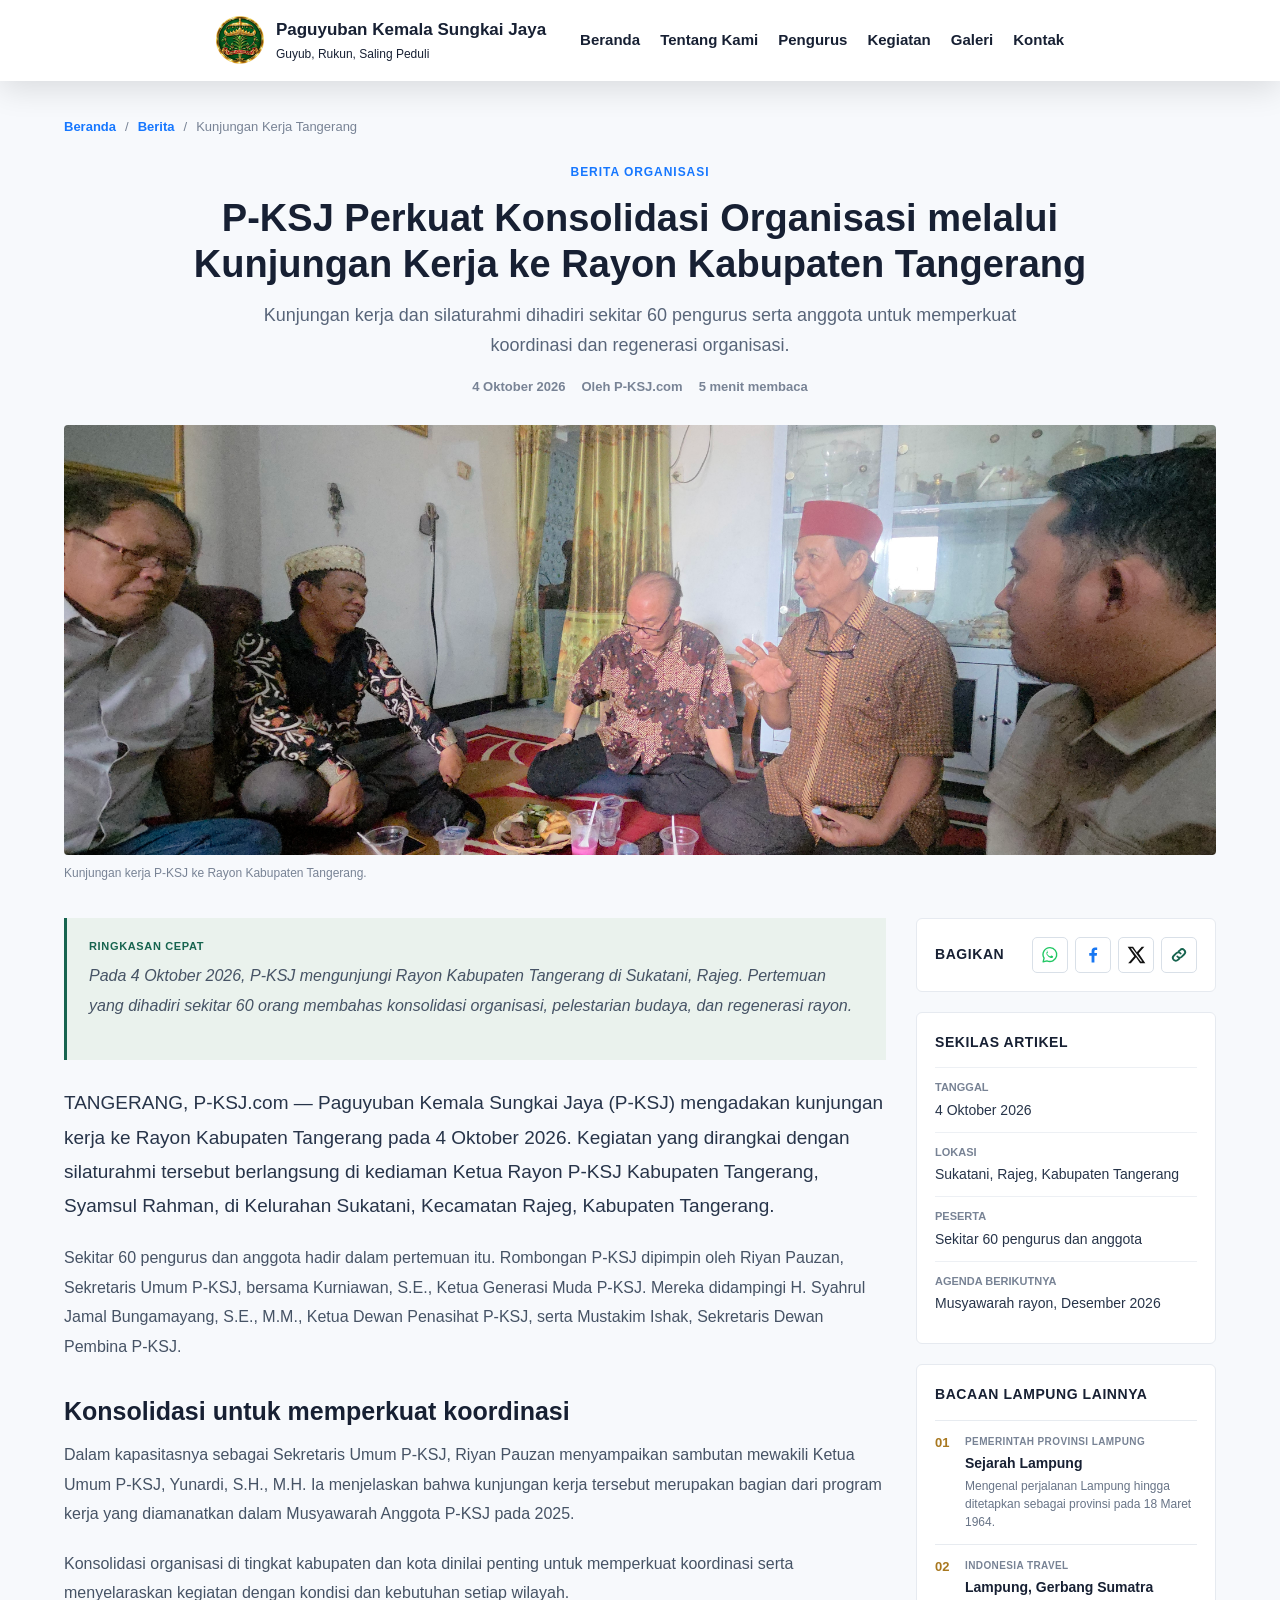
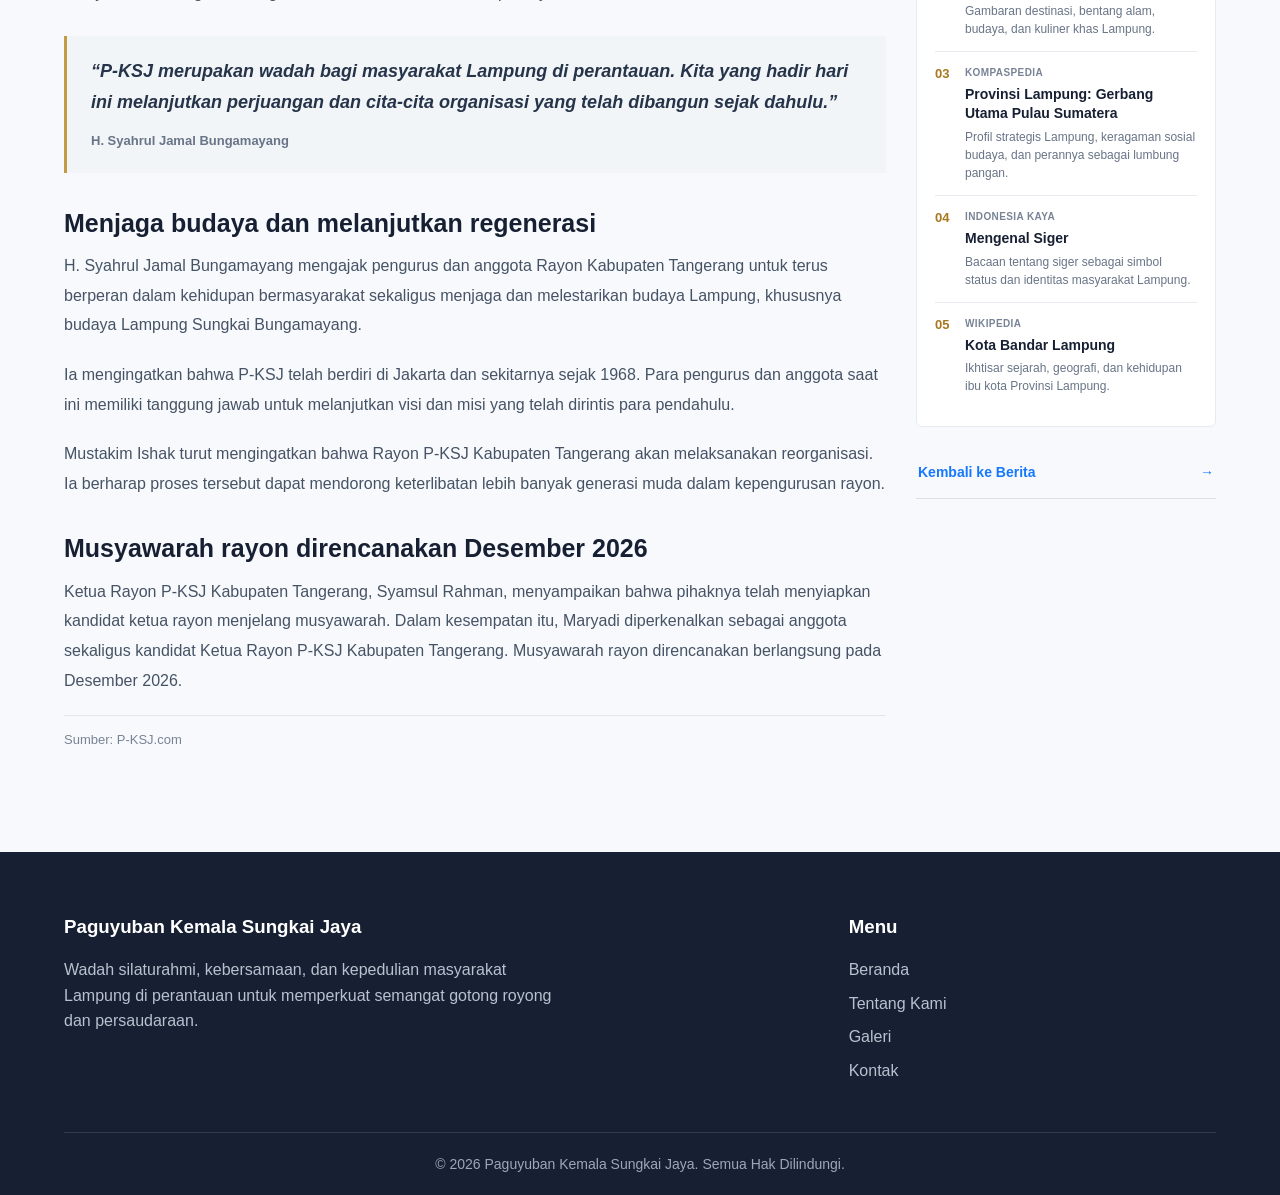
<file: berita-detail.html>
<!DOCTYPE html>
<html lang="id">

<head>
    <meta charset="UTF-8">
    <meta name="viewport" content="width=device-width, initial-scale=1.0">

    <title>P-KSJ Perkuat Konsolidasi Organisasi | Paguyuban Kemala Sungkai Jaya</title>

    <meta name="description"
        content="Kunjungan kerja P-KSJ ke rayon Kabupaten Tangerang memperkuat konsolidasi organisasi, silaturahmi, dan penguatan regenerasi pengurus.">

    <meta name="keywords"
        content="Paguyuban Kemala Sungkai Jaya, berita organisasi, kunjungan kerja, rayon Tangerang, P-KSJ">

    <meta name="author" content="Paguyuban Kemala Sungkai Jaya">

    <link rel="icon" type="image/png" href="assets/images/logo.png?v=20261005-1">
    <link rel="stylesheet" href="style.css?v=20261007-2">
</head>

<body>

    <header class="header">

        <div class="container">

            <div class="logo">
                <a href="index.html#home">
                    <img src="assets/images/logo.png"
                        alt="Logo Paguyuban Kemala Sungkai Jaya">
                    <span class="logo-copy">
                        <span class="logo-name">Paguyuban Kemala Sungkai Jaya</span>
                        <span class="logo-tagline">Guyub, Rukun, Saling Peduli</span>
                    </span>
                </a>
            </div>

            <nav class="navbar">

                <ul class="nav-menu">

                    <li>
                        <a href="index.html#home">Beranda</a>
                    </li>

                    <li>
                        <a href="index.html#tentang">Tentang Kami</a>
                    </li>

                    <li>
                        <a href="index.html#pengurus">Pengurus</a>
                    </li>

                    <li>
                        <a href="index.html#kegiatan">Kegiatan</a>
                    </li>

                    <li>
                        <a href="index.html#galeri">Galeri</a>
                    </li>

                    <li>
                        <a href="index.html#kontak">Kontak</a>
                    </li>

                </ul>

            </nav>

            <button class="menu-toggle" aria-label="Buka menu" aria-expanded="false">
                ☰
            </button>

        </div>

    </header>

    <main class="article-page">

        <div class="container article-shell">

            <nav class="article-breadcrumb" aria-label="Breadcrumb">
                <a href="index.html#home">Beranda</a>
                <span aria-hidden="true">/</span>
                <a href="index.html#berita">Berita</a>
                <span aria-hidden="true">/</span>
                <span>Kunjungan Kerja Tangerang</span>
            </nav>

            <header class="article-heading">
                <span class="article-kicker">Berita Organisasi</span>
                <h1>
                    P-KSJ Perkuat Konsolidasi Organisasi melalui Kunjungan Kerja ke Rayon Kabupaten Tangerang
                </h1>
                <p class="article-deck">
                    Kunjungan kerja dan silaturahmi dihadiri sekitar 60 pengurus serta anggota untuk memperkuat koordinasi dan regenerasi organisasi.
                </p>
                <div class="article-meta">
                    <span>4 Oktober 2026</span>
                    <span>Oleh P-KSJ.com</span>
                    <span>5 menit membaca</span>
                </div>
            </header>

            <figure class="article-cover">
                <img src="assets/images/artikel.jpg"
                    alt="Pengurus dan anggota P-KSJ dalam kunjungan kerja ke Kabupaten Tangerang">
                <figcaption>Kunjungan kerja P-KSJ ke Rayon Kabupaten Tangerang.</figcaption>
            </figure>

            <div class="article-layout">

                <article class="article-body">

                    <aside class="article-summary">
                        <span>Ringkasan cepat</span>
                        <p>
                            Pada 4 Oktober 2026, P-KSJ mengunjungi Rayon Kabupaten Tangerang di Sukatani, Rajeg. Pertemuan yang dihadiri sekitar 60 orang membahas konsolidasi organisasi, pelestarian budaya, dan regenerasi rayon.
                        </p>
                    </aside>

                    <p class="article-lead">
                        TANGERANG, P-KSJ.com — Paguyuban Kemala Sungkai Jaya (P-KSJ) mengadakan kunjungan kerja ke Rayon Kabupaten Tangerang pada 4 Oktober 2026. Kegiatan yang dirangkai dengan silaturahmi tersebut berlangsung di kediaman Ketua Rayon P-KSJ Kabupaten Tangerang, Syamsul Rahman, di Kelurahan Sukatani, Kecamatan Rajeg, Kabupaten Tangerang.
                    </p>

                    <p>
                        Sekitar 60 pengurus dan anggota hadir dalam pertemuan itu. Rombongan P-KSJ dipimpin oleh Riyan Pauzan, Sekretaris Umum P-KSJ, bersama Kurniawan, S.E., Ketua Generasi Muda P-KSJ. Mereka didampingi H. Syahrul Jamal Bungamayang, S.E., M.M., Ketua Dewan Penasihat P-KSJ, serta Mustakim Ishak, Sekretaris Dewan Pembina P-KSJ.
                    </p>

                    <h2>Konsolidasi untuk memperkuat koordinasi</h2>

                    <p>
                        Dalam kapasitasnya sebagai Sekretaris Umum P-KSJ, Riyan Pauzan menyampaikan sambutan mewakili Ketua Umum P-KSJ, Yunardi, S.H., M.H. Ia menjelaskan bahwa kunjungan kerja tersebut merupakan bagian dari program kerja yang diamanatkan dalam Musyawarah Anggota P-KSJ pada 2025.
                    </p>

                    <p>
                        Konsolidasi organisasi di tingkat kabupaten dan kota dinilai penting untuk memperkuat koordinasi serta menyelaraskan kegiatan dengan kondisi dan kebutuhan setiap wilayah.
                    </p>

                    <blockquote class="article-quote">
                        <p>“P-KSJ merupakan wadah bagi masyarakat Lampung di perantauan. Kita yang hadir hari ini melanjutkan perjuangan dan cita-cita organisasi yang telah dibangun sejak dahulu.”</p>
                        <cite>H. Syahrul Jamal Bungamayang</cite>
                    </blockquote>

                    <h2>Menjaga budaya dan melanjutkan regenerasi</h2>

                    <p>
                        H. Syahrul Jamal Bungamayang mengajak pengurus dan anggota Rayon Kabupaten Tangerang untuk terus berperan dalam kehidupan bermasyarakat sekaligus menjaga dan melestarikan budaya Lampung, khususnya budaya Lampung Sungkai Bungamayang.
                    </p>

                    <p>
                        Ia mengingatkan bahwa P-KSJ telah berdiri di Jakarta dan sekitarnya sejak 1968. Para pengurus dan anggota saat ini memiliki tanggung jawab untuk melanjutkan visi dan misi yang telah dirintis para pendahulu.
                    </p>

                    <p>
                        Mustakim Ishak turut mengingatkan bahwa Rayon P-KSJ Kabupaten Tangerang akan melaksanakan reorganisasi. Ia berharap proses tersebut dapat mendorong keterlibatan lebih banyak generasi muda dalam kepengurusan rayon.
                    </p>

                    <h2>Musyawarah rayon direncanakan Desember 2026</h2>

                    <p>
                        Ketua Rayon P-KSJ Kabupaten Tangerang, Syamsul Rahman, menyampaikan bahwa pihaknya telah menyiapkan kandidat ketua rayon menjelang musyawarah. Dalam kesempatan itu, Maryadi diperkenalkan sebagai anggota sekaligus kandidat Ketua Rayon P-KSJ Kabupaten Tangerang. Musyawarah rayon direncanakan berlangsung pada Desember 2026.
                    </p>

                    <p class="article-credit">Sumber: P-KSJ.com</p>

                </article>

                <aside class="article-sidebar">

                    <section class="article-sidebar-panel article-share">
                        <h2>Bagikan</h2>
                        <div class="share-actions">
                            <a class="share-whatsapp" data-share="whatsapp" href="https://wa.me/" target="_blank" rel="noopener noreferrer" aria-label="Bagikan lewat WhatsApp">
                                <svg viewBox="0 0 32 32" aria-hidden="true" focusable="false">
                                    <path d="M16 4.2a11.1 11.1 0 0 0-9.5 16.9L5 27l6.1-1.6A11.1 11.1 0 1 0 16 4.2Z" fill="none" stroke="currentColor" stroke-linecap="round" stroke-linejoin="round" stroke-width="2.2" />
                                    <path d="M12.1 10.2c-.4 0-.8.2-1.1.6-.4.5-.8 1.2-.8 2.2 0 1.3.9 2.8 1.1 3 .2.3 1.8 3 4.4 4.1 2.2 1 2.7.8 3.2.7.5-.1 1.7-.7 1.9-1.4.2-.7.2-1.2.1-1.3-.1-.1-.4-.2-.8-.4l-1.8-.9c-.2-.1-.5-.2-.7.2l-.8 1c-.2.2-.4.3-.7.1-.4-.2-1.5-.6-2.8-1.8-1-.9-1.6-2-1.8-2.4-.2-.3 0-.5.2-.7l.6-.7c.2-.2.2-.4.3-.6.1-.2 0-.4 0-.6l-.8-1.9c-.2-.5-.4-.5-.7-.5h-.7Z" fill="currentColor" />
                                </svg>
                            </a>
                            <a class="share-facebook" data-share="facebook" href="https://www.facebook.com/" target="_blank" rel="noopener noreferrer" aria-label="Bagikan lewat Facebook">
                                <svg viewBox="0 0 24 24" aria-hidden="true" focusable="false">
                                    <path fill="currentColor" d="M13.7 21v-8.2h2.8l.4-3.2h-3.2V7.5c0-.9.3-1.6 1.6-1.6H17V3.1c-.3 0-1.3-.1-2.5-.1-2.5 0-4.2 1.5-4.2 4.3v2.3H7.5v3.2h2.8V21h3.4Z" />
                                </svg>
                            </a>
                            <a class="share-x" data-share="x" href="https://x.com/" target="_blank" rel="noopener noreferrer" aria-label="Bagikan lewat X">
                                <svg viewBox="0 0 24 24" aria-hidden="true" focusable="false">
                                    <path fill="currentColor" d="M18.9 2H22l-6.8 7.8L23.2 22h-6.3L12 14.8 5.8 22H2.6l7.3-8.4L2 2h6.5l4.5 6.7L18.9 2Zm-1.1 17.9h1.7L7.5 4H5.7l12.1 15.9Z" />
                                </svg>
                            </a>
                            <button class="share-copy" type="button" aria-label="Salin tautan artikel">
                                <svg viewBox="0 0 24 24" aria-hidden="true" focusable="false">
                                    <path d="M10 13.8a3.5 3.5 0 0 0 5.1.4l3.2-3.1a3.5 3.5 0 0 0-5-5l-1.8 1.7M14 10.2a3.5 3.5 0 0 0-5.1-.4l-3.2 3.1a3.5 3.5 0 0 0 5 5l1.8-1.7" fill="none" stroke="currentColor" stroke-linecap="round" stroke-linejoin="round" stroke-width="2.2" />
                                </svg>
                            </button>
                        </div>
                        <p class="share-status" aria-live="polite"></p>
                    </section>

                    <section class="article-sidebar-panel article-facts">
                        <h2>Sekilas artikel</h2>
                        <dl>
                            <div>
                                <dt>Tanggal</dt>
                                <dd>4 Oktober 2026</dd>
                            </div>
                            <div>
                                <dt>Lokasi</dt>
                                <dd>Sukatani, Rajeg, Kabupaten Tangerang</dd>
                            </div>
                            <div>
                                <dt>Peserta</dt>
                                <dd>Sekitar 60 pengurus dan anggota</dd>
                            </div>
                            <div>
                                <dt>Agenda berikutnya</dt>
                                <dd>Musyawarah rayon, Desember 2026</dd>
                            </div>
                        </dl>
                    </section>

                    <section class="article-sidebar-panel article-related">
                        <h2>Bacaan Lampung lainnya</h2>
                        <ol class="article-related-list">
                            <li>
                                <a href="http://lampungprov.go.id/pages/sejarah-lampung" target="_blank" rel="noopener noreferrer">
                                    <span class="related-source">Pemerintah Provinsi Lampung</span>
                                    <span class="related-title">Sejarah Lampung</span>
                                    <span class="related-description">Mengenal perjalanan Lampung hingga ditetapkan sebagai provinsi pada 18 Maret 1964.</span>
                                </a>
                            </li>
                            <li>
                                <a href="https://www.indonesia.travel/id/id/destination/sumatra/lampung" target="_blank" rel="noopener noreferrer">
                                    <span class="related-source">Indonesia Travel</span>
                                    <span class="related-title">Lampung, Gerbang Sumatra</span>
                                    <span class="related-description">Gambaran destinasi, bentang alam, budaya, dan kuliner khas Lampung.</span>
                                </a>
                            </li>
                            <li>
                                <a href="https://kompaspedia.kompas.id/baca/profil/daerah/provinsi-lampung" target="_blank" rel="noopener noreferrer">
                                    <span class="related-source">Kompaspedia</span>
                                    <span class="related-title">Provinsi Lampung: Gerbang Utama Pulau Sumatera</span>
                                    <span class="related-description">Profil strategis Lampung, keragaman sosial budaya, dan perannya sebagai lumbung pangan.</span>
                                </a>
                            </li>
                            <li>
                                <a href="https://indonesiakaya.com/pustaka-indonesia/mengenal-siger-simbol-status-dan-identitas-masyarakat-lampung/" target="_blank" rel="noopener noreferrer">
                                    <span class="related-source">Indonesia Kaya</span>
                                    <span class="related-title">Mengenal Siger</span>
                                    <span class="related-description">Bacaan tentang siger sebagai simbol status dan identitas masyarakat Lampung.</span>
                                </a>
                            </li>
                            <li>
                                <a href="https://id.wikipedia.org/wiki/Kota_Bandar_Lampung" target="_blank" rel="noopener noreferrer">
                                    <span class="related-source">Wikipedia</span>
                                    <span class="related-title">Kota Bandar Lampung</span>
                                    <span class="related-description">Ikhtisar sejarah, geografi, dan kehidupan ibu kota Provinsi Lampung.</span>
                                </a>
                            </li>
                        </ol>
                    </section>

                    <a class="article-sidebar-link" href="index.html#berita">Kembali ke Berita <span aria-hidden="true">→</span></a>

                </aside>

            </div>

        </div>

    </main>

    <footer class="footer">

        <div class="container">

            <div class="footer-content">

                <div class="footer-about">
                    <h3>Paguyuban Kemala Sungkai Jaya</h3>
                    <p>
                        Wadah silaturahmi, kebersamaan, dan kepedulian masyarakat Lampung di perantauan untuk memperkuat semangat gotong royong dan persaudaraan.
                    </p>
                </div>

                <div class="footer-menu">
                    <h3>Menu</h3>
                    <ul>
                        <li><a href="index.html#home">Beranda</a></li>
                        <li><a href="index.html#tentang">Tentang Kami</a></li>
                        <li><a href="index.html#galeri">Galeri</a></li>
                        <li><a href="index.html#kontak">Kontak</a></li>
                    </ul>
                </div>

            </div>

            <div class="footer-bottom">
                <p>
                    &copy; <span id="year">2026</span>
                    Paguyuban Kemala Sungkai Jaya. Semua Hak Dilindungi.
                </p>
            </div>

        </div>

    </footer>
    <script src="script.js"></script>

</body>

</html>
</file>
<file: style.css>
/* =========================================================
   RESET & DASAR
========================================================= */

* {
    margin: 0;
    padding: 0;
    box-sizing: border-box;
}

html {
    scroll-behavior: smooth;
}

body {
    font-family: Arial, sans-serif;
    line-height: 1.6;
    color: #333;
    background: #ffffff;
}

img {
    max-width: 100%;
    display: block;
}

a {
    text-decoration: none;
    color: inherit;
}

ul {
    list-style: none;
}

.container {
    width: 90%;
    max-width: 1200px;
    margin: 0 auto;
}

.scroll-reveal {
    opacity: 0;
    transform: translateY(18px);
    transition: opacity 0.65s ease, transform 0.65s cubic-bezier(0.2, 0.65, 0.3, 1);
    transition-delay: var(--reveal-delay, 0ms);
}

.scroll-reveal.is-visible {
    opacity: 1;
    transform: none;
}

@media (prefers-reduced-motion: reduce) {
    .scroll-reveal,
    .scroll-reveal.is-visible {
        opacity: 1;
        transform: none;
        transition: none;
    }
}

.scroll-progress {
    display: none;
}

@media (max-width: 992px) {
    .scroll-progress {
        position: fixed;
        top: 0;
        right: 0;
        left: 0;
        z-index: 1201;
        display: block;
        height: 3px;
        overflow: hidden;
        background: rgba(23, 32, 51, 0.12);
        pointer-events: none;
    }

    .scroll-progress-bar {
        display: block;
        width: 100%;
        height: 100%;
        transform: scaleX(0);
        transform-origin: left center;
        background: #1677ff;
        will-change: transform;
    }
}


/* =========================================================
   HEADER
========================================================= */

.header {
    width: 100%;
    position: sticky;
    top: 0;
    z-index: 1000;
    background: rgba(255, 255, 255, 0.92);
    border-bottom: 1px solid rgba(15, 23, 42, 0.06);
    box-shadow: 0 8px 24px rgba(15, 23, 42, 0.08);
    transition: all 0.3s ease;
}

.header .container {
    min-height: 80px;
    display: flex;
    align-items: center;
    justify-content: center;
    gap: 34px;
    position: relative;
}

@supports ((backdrop-filter: blur(12px)) or (-webkit-backdrop-filter: blur(12px))) {
    .header {
        background: rgba(255, 255, 255, 0.18);
        border-bottom: 1px solid rgba(255, 255, 255, 0.25);
        -webkit-backdrop-filter: blur(16px);
        backdrop-filter: blur(16px);
        box-shadow: 0 8px 32px rgba(0, 0, 0, 0.12);
    }
}

.header.is-over-hero {
    background: transparent;
    border-bottom-color: transparent;
    box-shadow: none;
    -webkit-backdrop-filter: none;
    backdrop-filter: none;
}

.header.is-over-hero .logo-name,
.header.is-over-hero .logo-tagline,
.header.is-over-hero .nav-menu a,
.header.is-over-hero .menu-toggle {
    color: #ffffff;
    text-shadow: 0 1px 3px rgba(0, 0, 0, 0.78);
}

.header.is-over-hero .navbar.active .nav-menu a {
    color: #172033;
    text-shadow: none;
}


/* LOGO */

.logo a {
    display: flex;
    align-items: center;
    gap: 12px;
    white-space: nowrap;
}

.logo-copy {
    display: flex;
    flex-direction: column;
    gap: 2px;
}

.logo img {
    width: 48px;
    height: 48px;
    object-fit: contain;
}

.logo-name {
    color: #172033;
    font-size: 17px;
    font-weight: 700;
}

.logo-tagline {
    color: #64748b;
    font-size: 12px;
    font-weight: 500;
}


/* NAVBAR */

.navbar {
    display: flex;
    align-items: center;
    min-width: 0;
}

.nav-menu {
    display: flex;
    align-items: center;
    gap: 20px;
}

.nav-menu a {
    display: inline-block;
    position: relative;
    font-size: 15px;
    font-weight: 600;
    color: var(--header-text-color, #333333);
    text-shadow: var(--header-text-shadow, 0 1px 2px rgba(255, 255, 255, 0.9));
    transition: color 0.35s ease-in-out, text-shadow 0.35s ease-in-out;
}

.nav-menu a:hover {
    color: var(--header-text-color, #1677ff);
}

.nav-menu a::after {
    content: "";
    position: absolute;
    right: 0;
    bottom: -4px;
    left: 0;
    height: 2px;
    border-radius: 2px;
    background: currentColor;
    opacity: 0;
    transform: scaleX(0);
    transform-origin: center;
    transition: transform 0.32s ease, opacity 0.2s ease;
}

.nav-menu a:hover::after,
.nav-menu a:focus-visible::after {
    opacity: 1;
    transform: scaleX(1);
}

.logo-name,
.logo-tagline {
    color: var(--header-text-color, #172033);
    text-shadow: var(--header-text-shadow, 0 1px 2px rgba(255, 255, 255, 0.9));
    transition: color 0.35s ease-in-out, text-shadow 0.35s ease-in-out;
}


/* MOBILE MENU BUTTON */

.menu-toggle {
    display: none;
    border: none;
    background: transparent;
    font-size: 28px;
    cursor: pointer;
}

@media (min-width: 769px) and (max-width: 1100px) {
    .header .container {
        gap: 14px;
    }

    .logo-name {
        font-size: 14px;
    }

    .logo-tagline {
        font-size: 10.5px;
    }

    .nav-menu {
        gap: 10px;
    }

    .nav-menu a {
        font-size: 13px;
    }
}


/* =========================================================
   HERO
========================================================= */

.hero {
    --hero-header-overlap: 81px;
    position: relative;
    isolation: isolate;
    overflow: hidden;
    min-height: 100vh;
    min-height: 100svh;
    margin-top: calc(-1 * var(--hero-header-overlap));
    display: flex;
    align-items: center;
    background:
        linear-gradient(
            135deg,
            #f4f9ff 0%,
            #ffffff 100%
        );
    padding: calc(80px + var(--hero-header-overlap)) 0 80px;
}

.hero::before {
    position: absolute;
    inset: 0;
    z-index: -1;
    background: linear-gradient(
        90deg,
        rgba(7, 12, 20, 0.62) 0%,
        rgba(7, 12, 20, 0.48) 58%,
        rgba(7, 12, 20, 0.32) 100%
    );
    content: "";
}

.hero::after {
    position: absolute;
    inset: 0;
    z-index: 0;
    background: #000000;
    opacity: var(--hero-scroll-shade, 0);
    pointer-events: none;
    content: "";
}

.hero-video {
    position: absolute;
    inset: 0;
    z-index: -2;
    width: 100%;
    height: 100%;
    object-fit: cover;
    object-position: center center;
}

.hero-container {
    display: grid;
    position: relative;
    z-index: 1;
    grid-template-columns: minmax(0, 1fr);
    align-items: center;
    gap: 0;
}

.hero-content {
    max-width: 760px;
}

.hero-badge {
    display: inline-block;
    padding: 8px 16px;
    border-radius: 30px;
    background: #e8f2ff;
    color: #1677ff;
    font-size: 14px;
    font-weight: 600;
    margin-bottom: 20px;
}

.hero h1 {
    font-size: 52px;
    font-weight: 800;
    line-height: 1.08;
    margin-bottom: 22px;
    color: #ffffff;
}

.hero h1 span {
    display: block;
    color: #f3bd43;
}

.hero p {
    font-size: 17px;
    color: #f5f6f8;
    margin-bottom: 30px;
    max-width: 580px;
}


/* HERO BUTTON */

.hero-buttons {
    display: flex;
    gap: 15px;
    flex-wrap: wrap;
}

.btn {
    display: inline-flex;
    align-items: center;
    justify-content: center;
    padding: 13px 25px;
    border-radius: 8px;
    font-size: 15px;
    font-weight: 600;
    transition: 0.3s ease;
}

.btn-primary {
    background: #1677ff;
    color: #ffffff;
}

.btn-primary:hover {
    background: #ffffff;
    color: #1677ff;
    box-shadow: inset 0 0 0 1px #1677ff;
    transform: translateY(-2px);
}

.btn-secondary {
    border: 1px solid #1677ff;
    color: #1677ff;
    background: #ffffff;
}

.btn-secondary:hover {
    background: #1677ff;
    color: #ffffff;
}


/* HERO IMAGE */

.hero-image {
    display: flex;
    justify-content: center;
}

.hero-image[hidden] {
    display: none;
}

.hero-image img {
    width: 100%;
    max-width: 520px;
    height: 450px;
    object-fit: cover;
    border-radius: 20px;
}


/* =========================================================
   SECTION UMUM
========================================================= */

section {
    padding: 90px 0;
}

.section-heading {
    text-align: center;
    max-width: 750px;
    margin: 0 auto 50px;
}

.section-subtitle {
    display: inline-block;
    color: #1677ff;
    font-size: 14px;
    font-weight: 700;
    text-transform: uppercase;
    letter-spacing: 1px;
    margin-bottom: 10px;
}

.section-heading h2 {
    font-size: 36px;
    line-height: 1.2;
    color: #172033;
    margin-bottom: 15px;
}

.section-heading p {
    color: #666666;
}


/* =========================================================
   SAMBUTAN
========================================================= */

.sambutan {
    background: #ffffff;
}

.sambutan-content {
    display: grid;
    grid-template-columns: 1fr 1fr;
    align-items: center;
    gap: 60px;
}

.sambutan-image img {
    width: 100%;
    height: 400px;
    object-fit: cover;
    border-radius: 18px;
}

.sambutan-text p {
    color: #666666;
    margin-bottom: 15px;
}


/* =========================================================
   TENTANG
========================================================= */

.tentang {
    background: #f7faff;
}

.tentang-content {
    max-width: 850px;
    margin: auto;
}

.tentang-content p {
    color: #666666;
    margin-bottom: 18px;
    font-size: 16px;
}


/* =========================================================
   VISI & MISI
========================================================= */

.visi-misi {
    background: #ffffff;
}

.visi-misi-grid {
    display: grid;
    grid-template-columns: 1fr 1fr;
    gap: 30px;
}

.visi-box,
.misi-box {
    padding: 35px;
    border-radius: 18px;
    background: #f7faff;
    border: 1px solid #e6eef8;
}

.visi-box h3,
.misi-box h3 {
    font-size: 25px;
    color: #1677ff;
    margin-bottom: 15px;
}

.visi-box p,
.misi-box li {
    color: #666666;
}

.misi-box ul {
    list-style: disc;
    padding-left: 20px;
}

.misi-box li {
    margin-bottom: 10px;
}


/* =========================================================
   PENGURUS
========================================================= */

.pengurus {
    background: #f7faff;
}

.pengurus-grid {
    display: grid;
    grid-template-columns: repeat(4, 1fr);
    gap: 25px;
}

.pengurus-card {
    background: #ffffff;
    border-radius: 16px;
    overflow: hidden;
    border: 1px solid #e9eef5;
    transition: 0.3s ease;
}

.pengurus-card:hover {
    transform: translateY(-5px);
}

.pengurus-image img {
    width: 100%;
    height: 280px;
    object-fit: cover;
}

.pengurus-info {
    padding: 20px;
    text-align: center;
}

.pengurus-info h3 {
    font-size: 18px;
    color: #172033;
    margin-bottom: 5px;
}

.pengurus-info span {
    color: #1677ff;
    font-size: 14px;
}

@media (min-width: 769px) {
    .pengurus-grid > .pengurus-card:nth-child(1) {
        order: 2;
    }

    .pengurus-grid > .pengurus-card:nth-child(2) {
        order: 3;
    }

    .pengurus-grid > .pengurus-card:nth-child(3) {
        order: 1;
    }

    .pengurus-grid > .pengurus-card:nth-child(4) {
        order: 4;
    }
}


/* =========================================================
   KEGIATAN
========================================================= */

.kegiatan {
    background: #ffffff;
}

.kegiatan-slider {
    display: grid;
    width: 100vw;
    height: clamp(560px, 70vh, 760px);
    margin-left: calc(50% - 50vw);
    grid-template-columns: minmax(0, 49fr) minmax(0, 51fr);
    align-items: stretch;
    gap: 0;
    overflow: hidden;
    background: #f5f7fa;
}

.kegiatan-visual {
    position: relative;
    min-width: 0;
    height: 100%;
    min-height: 0;
    overflow: hidden;
    background: #e7eef7;
}

.kegiatan-feature-image {
    display: block;
    width: 100%;
    height: 100%;
    min-height: 0;
    object-fit: cover;
    transition: opacity 0.25s ease, transform 0.5s ease;
}

.kegiatan-feature-image.is-changing {
    opacity: 0.18;
    transform: scale(1.02);
}

.kegiatan-counter {
    position: absolute;
    right: 18px;
    bottom: 18px;
    padding: 8px 11px;
    background: rgba(23, 32, 51, 0.76);
    color: #ffffff;
    font-size: 12px;
    font-weight: 700;
}

.kegiatan-carousel {
    z-index: 2;
    display: flex;
    width: calc(100% + clamp(110px, 9vw, 176px));
    height: 100%;
    min-width: 0;
    margin-left: clamp(-176px, -9vw, -110px);
    flex-direction: column;
    justify-content: center;
    overflow: hidden;
}

.kegiatan-viewport {
    flex: 0 0 clamp(340px, 42vh, 450px);
    height: clamp(340px, 42vh, 450px);
    min-width: 0;
    overflow: hidden;
    overflow-y: hidden;
    scrollbar-width: none;
}

.kegiatan-viewport::-webkit-scrollbar {
    display: none;
}

.kegiatan-track {
    position: relative;
    display: flex;
    width: max-content;
    height: 100%;
    gap: clamp(14px, 1.2vw, 24px);
    transition: transform 0.42s cubic-bezier(0.22, 0.61, 0.36, 1);
}

.kegiatan-card {
    flex: 0 0 clamp(250px, 19vw, 365px);
    height: 100%;
    min-height: 0;
    overflow: hidden;
    border: 1px solid #e4eaf2;
    border-radius: 8px;
    background: #ffffff;
    color: #172033;
    transition: background-color 0.3s ease, border-color 0.3s ease, color 0.3s ease, transform 0.3s ease;
}

.kegiatan-card.is-active {
    transform: translateY(-4px);
    border-color: #1677ff;
    background: #164fc6;
    color: #ffffff;
}

.kegiatan-card-heading {
    height: 100%;
    margin: 0;
}

.kegiatan-select {
    display: flex;
    width: 100%;
    height: 100%;
    min-height: 0;
    flex-direction: column;
    align-items: flex-start;
    padding: clamp(26px, 3vw, 40px);
    border: 0;
    background: transparent;
    color: inherit;
    text-align: left;
    cursor: pointer;
}

.kegiatan-select:focus-visible,
.kegiatan-control:focus-visible {
    outline: 3px solid #e3b651;
    outline-offset: 3px;
}

.kegiatan-category {
    color: #1677ff;
    font-size: 12px;
    font-weight: 700;
}

.kegiatan-card.is-active .kegiatan-category {
    color: #ffffff;
}

.kegiatan-card-title {
    display: block;
    margin-top: 18px;
    font-size: 22px;
    font-weight: 700;
    line-height: 1.2;
}

.kegiatan-card-title::after {
    display: block;
    width: 36px;
    height: 3px;
    margin-top: 18px;
    background: currentColor;
    content: "";
}

.kegiatan-description {
    display: block;
    margin-top: 18px;
    color: #596579;
    font-size: 14px;
    font-weight: 400;
    line-height: 1.6;
}

.kegiatan-card.is-active .kegiatan-description {
    color: rgba(255, 255, 255, 0.9);
}

.kegiatan-arrow {
    align-self: flex-end;
    margin-top: auto;
    font-size: 25px;
    line-height: 1;
}

.kegiatan-controls {
    display: flex;
    justify-content: flex-end;
    gap: 10px;
    margin-top: 24px;
    padding-right: clamp(24px, 12vw, 230px);
}

.kegiatan-control {
    display: grid;
    width: 44px;
    height: 44px;
    place-items: center;
    border: 1px solid #cbd5e1;
    background: #ffffff;
    color: #172033;
    font-size: 22px;
    cursor: pointer;
    transition: background-color 0.2s ease, color 0.2s ease, border-color 0.2s ease;
}

.kegiatan-control:hover {
    border-color: #1677ff;
    background: #1677ff;
    color: #ffffff;
}


/* =========================================================
   GALERI
========================================================= */

.galeri {
    background: #f7faff;
}

.galeri-grid {
    display: grid;
    grid-template-columns: repeat(3, 1fr);
    gap: 15px;
}

.galeri-item {
    overflow: hidden;
    border-radius: 14px;
}

.galeri-item img {
    width: 100%;
    height: 250px;
    object-fit: cover;
    transition: 0.4s ease;
}

.galeri-item:hover img {
    transform: scale(1.05);
}


/* =========================================================
   BERITA
========================================================= */

.berita {
    background: #ffffff;
}

.berita-grid {
    display: grid;
    grid-template-columns: repeat(3, 1fr);
    gap: 25px;
}

.berita-card {
    border: 1px solid #e9eef5;
    border-radius: 16px;
    overflow: hidden;
    background: #ffffff;
}

.berita-card > img {
    width: 100%;
    height: 220px;
    object-fit: cover;
}

.berita-content {
    padding: 22px;
}

.berita-content span {
    color: #1677ff;
    font-size: 13px;
    font-weight: 700;
}

.berita-content h3 {
    font-size: 20px;
    margin: 8px 0;
    color: #172033;
}

.berita-content p {
    color: #666666;
    font-size: 14px;
    margin-bottom: 15px;
}

.berita-content a {
    color: #1677ff;
    font-size: 14px;
    font-weight: 700;
}


/* =========================================================
   ARTIKEL BERITA
========================================================= */

.article-page {
    background: #f7f9fc;
    padding: 36px 0 80px;
}

.article-shell {
    max-width: 1160px;
}

.article-breadcrumb {
    display: flex;
    flex-wrap: wrap;
    gap: 9px;
    margin-bottom: 20px;
    color: #788395;
    font-size: 13px;
}

.article-breadcrumb a {
    color: #1677ff;
    font-weight: 700;
}

.article-heading {
    max-width: 980px;
    margin: 0 auto 28px;
    text-align: center;
}

.article-kicker {
    display: inline-block;
    margin-bottom: 14px;
    color: #1677ff;
    font-size: 12px;
    font-weight: 700;
    letter-spacing: 0.08em;
    text-transform: uppercase;
}

.article-heading h1 {
    margin-bottom: 14px;
    color: #172033;
    font-size: 38px;
    line-height: 1.2;
}

.article-deck {
    max-width: 790px;
    margin: 0 auto 16px;
    color: #586579;
    font-size: 18px;
    line-height: 1.65;
}

.article-meta {
    display: flex;
    flex-wrap: wrap;
    justify-content: center;
    gap: 16px;
    color: #788395;
    font-size: 13px;
    font-weight: 600;
}

.article-cover {
    margin: 0 0 34px;
}

.article-cover img {
    width: 100%;
    height: 430px;
    object-fit: cover;
    border-radius: 4px;
}

.article-cover figcaption {
    margin-top: 9px;
    color: #788395;
    font-size: 12px;
}

.article-layout {
    display: grid;
    grid-template-columns: minmax(0, 1fr) 300px;
    align-items: start;
    gap: 30px;
}

.article-body {
    min-width: 0;
}

.article-summary {
    margin-bottom: 26px;
    padding: 20px 22px;
    border-left: 3px solid #17644f;
    background: #eaf2ed;
}

.article-summary span {
    display: block;
    margin-bottom: 6px;
    color: #17644f;
    font-size: 11px;
    font-weight: 700;
    letter-spacing: 0.06em;
    text-transform: uppercase;
}

.article-summary p {
    margin: 0;
    color: #45564d;
    font-size: 15px;
    font-style: italic;
    line-height: 1.7;
}

.article-body .article-lead {
    color: #273449;
    font-size: 19px;
    line-height: 1.8;
}

.article-body p {
    margin-bottom: 20px;
    color: #465365;
    font-size: 16px;
    line-height: 1.85;
}

.article-body h2 {
    margin: 34px 0 12px;
    color: #172033;
    font-size: 25px;
    line-height: 1.3;
}

.article-quote {
    margin: 28px 0;
    padding: 20px 24px;
    border-left: 3px solid #c59a45;
    background: #f2f5f8;
    color: #172033;
}

.article-quote p {
    margin: 0 0 10px;
    color: #26344a;
    font-size: 18px;
    font-style: italic;
    font-weight: 600;
    line-height: 1.7;
}

.article-quote cite {
    color: #687487;
    font-size: 13px;
    font-style: normal;
    font-weight: 700;
}

.article-credit {
    padding-top: 12px;
    border-top: 1px solid #e2e7ee;
    color: #788395 !important;
    font-size: 13px !important;
}

.article-sidebar {
    display: grid;
    gap: 20px;
}

.article-sidebar-panel {
    padding: 18px;
    border: 1px solid #e6eaf0;
    border-radius: 6px;
    background: #ffffff;
}

.article-sidebar-panel h2 {
    margin: 0 0 14px;
    color: #172033;
    font-size: 14px;
    font-weight: 700;
    letter-spacing: 0.04em;
    text-transform: uppercase;
}

.article-share {
    display: grid;
    grid-template-columns: auto minmax(0, 1fr);
    align-items: center;
    column-gap: 12px;
}

.article-share h2 {
    margin: 0;
    font-size: 14px;
}

.share-actions {
    display: flex;
    justify-content: flex-end;
    gap: 7px;
}

.share-actions a,
.share-copy {
    --share-color: #17644f;
    display: grid;
    width: 36px;
    height: 36px;
    flex: 0 0 36px;
    place-items: center;
    border: 1px solid #d9e0e8;
    border-radius: 5px;
    background: #ffffff;
    color: var(--share-color);
    font-size: 14px;
    font-weight: 700;
    cursor: pointer;
    transition: color 0.2s ease, background-color 0.2s ease, border-color 0.2s ease, transform 0.2s ease;
}

.share-actions a.share-whatsapp {
    --share-color: #20c763;
}

.share-actions a.share-facebook {
    --share-color: #1877f2;
}

.share-actions a.share-x {
    --share-color: #111111;
}

.share-actions a.share-whatsapp:hover,
.share-actions a.share-whatsapp:focus-visible,
.share-actions a.share-whatsapp.is-share-active {
    border-color: #20c763 !important;
    background-color: #20c763 !important;
    color: #ffffff !important;
    transform: translateY(-2px) !important;
}

.share-actions a.share-facebook:hover,
.share-actions a.share-facebook:focus-visible,
.share-actions a.share-facebook.is-share-active {
    border-color: #1877f2 !important;
    background-color: #1877f2 !important;
    color: #ffffff !important;
    transform: translateY(-2px) !important;
}

.share-actions a.share-x:hover,
.share-actions a.share-x:focus-visible,
.share-actions a.share-x.is-share-active {
    border-color: #111111 !important;
    background-color: #111111 !important;
    color: #ffffff !important;
    transform: translateY(-2px) !important;
}

.share-copy:hover,
.share-copy:focus-visible,
.share-copy.is-share-active {
    border-color: #17644f !important;
    background-color: #17644f !important;
    color: #ffffff !important;
    transform: translateY(-2px) !important;
}

.share-actions a:focus-visible,
.share-copy:focus-visible {
    outline: 3px solid rgba(22, 119, 255, 0.24);
    outline-offset: 2px;
}

.share-actions svg,
.share-copy svg {
    display: block;
    width: 20px;
    height: 20px;
}

.share-status {
    grid-column: 1 / -1;
    min-height: 0;
    margin: 0;
    color: #17644f;
    font-size: 12px;
}

.article-facts dl {
    margin: 0;
}

.article-facts dl div {
    padding: 11px 0;
    border-top: 1px solid #edf0f4;
}

.article-facts dt {
    margin-bottom: 3px;
    color: #788395;
    font-size: 11px;
    font-weight: 700;
    text-transform: uppercase;
}

.article-facts dd {
    margin: 0;
    color: #273449;
    font-size: 14px;
    line-height: 1.5;
}

.article-related-list {
    margin: 0;
    padding: 0;
    list-style: none;
    counter-reset: related-reading;
}

.article-related-list li {
    counter-increment: related-reading;
    border-top: 1px solid #e7ebf0;
}

.article-related-list a {
    position: relative;
    display: block;
    padding: 13px 0 13px 30px;
}

.article-related-list a::before {
    position: absolute;
    top: 12px;
    left: 0;
    color: #a87820;
    content: counter(related-reading, decimal-leading-zero);
    font-size: 13px;
    font-weight: 700;
}

.related-source,
.related-title,
.related-description {
    display: block;
}

.related-source {
    margin-bottom: 4px;
    color: #788395;
    font-size: 10px;
    font-weight: 700;
    letter-spacing: 0.04em;
    text-transform: uppercase;
}

.related-title {
    color: #172033;
    font-size: 14px;
    font-weight: 700;
    line-height: 1.4;
    transition: color 0.2s ease;
}

.article-related-list a:hover .related-title,
.article-related-list a:focus-visible .related-title {
    color: #1677ff;
}

.related-description {
    margin-top: 4px;
    color: #687487;
    font-size: 12px;
    line-height: 1.5;
}

.article-sidebar-link {
    display: flex;
    justify-content: space-between;
    align-items: center;
    padding: 14px 2px;
    border-bottom: 1px solid #d9e0e8;
    color: #1677ff;
    font-size: 14px;
    font-weight: 700;
}


/* =========================================================
   KONTAK
========================================================= */

.kontak {
    background: #f7faff;
}

.kontak-grid {
    display: grid;
    grid-template-columns: repeat(3, 1fr);
    gap: 25px;
}

.kontak-item {
    background: #ffffff;
    padding: 30px;
    border-radius: 16px;
    text-align: center;
    border: 1px solid #e9eef5;
}

.kontak-item h3 {
    color: #1677ff;
    margin-bottom: 10px;
}

.kontak-item p {
    color: #666666;
}


/* =========================================================
   FOOTER
========================================================= */

.footer {
    background: #172033;
    color: #ffffff;
    padding: 60px 0 20px;
}

.footer-content {
    display: grid;
    grid-template-columns: 2fr 1fr;
    gap: 50px;
    padding-bottom: 40px;
}

.footer h3 {
    margin-bottom: 15px;
}

.footer-about p {
    color: #b9c1ce;
    max-width: 500px;
}

.footer-menu ul li {
    margin-bottom: 8px;
}

.footer-menu a {
    color: #b9c1ce;
    transition: 0.3s ease;
}

.footer-menu a:hover {
    color: #ffffff;
}

.footer-bottom {
    border-top: 1px solid #303b4d;
    padding-top: 20px;
    text-align: center;
}

.footer-bottom p {
    color: #9da7b5;
    font-size: 14px;
}


/* =========================================================
   RESPONSIVE TABLET
========================================================= */

@media (max-width: 992px) {

    .header .container {
        gap: 22px;
    }

    .logo-name {
        font-size: 15px;
    }

    .nav-menu {
        gap: 12px;
    }

    .nav-menu a {
        font-size: 14px;
    }

    .hero h1 {
        font-size: 42px;
    }

    .hero-container,
    .sambutan-content {
        gap: 35px;
    }

    .pengurus-grid {
        grid-template-columns: repeat(2, 1fr);
    }

    .berita-grid {
        grid-template-columns: repeat(2, 1fr);
    }

    .article-layout {
        grid-template-columns: minmax(0, 1fr) 260px;
        gap: 22px;
    }

    .article-cover img {
        height: 360px;
    }

    .kegiatan-slider {
        width: 100%;
        height: auto;
        min-height: 0;
        margin-left: 0;
        grid-template-columns: 1fr;
        gap: 18px;
        overflow: visible;
    }

    .kegiatan-visual {
        height: min(58vw, 360px);
        min-height: 260px;
    }

    .kegiatan-feature-image {
        height: 100%;
        min-height: 0;
    }

    .kegiatan-carousel {
        width: 100%;
        height: auto;
        margin-left: 0;
        overflow: visible;
    }

    .kegiatan-viewport {
        flex: none;
        height: 320px;
    }

    .kegiatan-track {
        height: 100%;
    }

    .kegiatan-card {
        flex-basis: clamp(250px, 40vw, 320px);
    }

    .kegiatan-select {
        padding: 28px 24px 22px;
    }

    .kegiatan-controls {
        padding-right: 0;
    }

}


/* =========================================================
   RESPONSIVE HP
========================================================= */

@media (max-width: 768px) {

    .header .container {
        min-height: 70px;
        position: relative;
        justify-content: space-between;
        gap: 12px;
    }

    .logo-name {
        max-width: 100%;
        white-space: normal;
        line-height: 1.25;
        font-size: 13px;
    }

    .logo-copy {
        max-width: 180px;
        white-space: normal;
    }

    .logo-tagline {
        font-size: 10px;
    }

    .logo img {
        width: 42px;
        height: 42px;
    }

    .menu-toggle {
        display: block;
        background: rgba(22, 119, 255, 0.08);
        color: #1f2937;
        border: 1px solid rgba(22, 119, 255, 0.15);
        border-radius: 10px;
        width: 42px;
        height: 42px;
        line-height: 1;
        font-size: 24px;
        padding: 0;
        transition: all 0.3s ease;
    }

    .navbar {
        display: none;
        position: absolute;
        top: calc(100% + 10px);
        right: 0;
        left: 0;
        background: rgba(255, 255, 255, 0.92);
        border: 1px solid rgba(15, 23, 42, 0.08);
        border-radius: 14px;
        box-shadow: 0 12px 30px rgba(15, 23, 42, 0.12);
        padding: 10px 14px;
    }

    .navbar.active {
        display: block;
    }

    .nav-menu {
        flex-direction: column;
        align-items: flex-start;
        gap: 8px;
        padding: 4px 0;
    }

    .nav-menu a {
        display: block;
        width: 100%;
        padding: 10px 8px;
        border-radius: 8px;
    }

    .nav-menu a:hover {
        background: rgba(22, 119, 255, 0.06);
    }

    .hero {
        --hero-header-overlap: 71px;
        min-height: 100vh;
        min-height: 100svh;
        padding: calc(60px + var(--hero-header-overlap)) 0 60px;
    }

    .hero-container,
    .sambutan-content,
    .visi-misi-grid {
        grid-template-columns: 1fr;
    }

    .hero-content {
        text-align: center;
        margin: auto;
    }

    .hero h1 {
        font-size: 38px;
    }

    .hero-buttons {
        justify-content: center;
    }

    .hero-image img {
        height: 350px;
    }

    section {
        padding: 70px 0;
    }

    .section-heading h2 {
        font-size: 30px;
    }

    .article-page {
        padding-top: 30px;
    }

    .article-layout {
        grid-template-columns: 1fr;
        gap: 28px;
    }

    .article-heading {
        text-align: left;
    }

    .article-heading h1 {
        font-size: 30px;
    }

    .article-deck {
        margin-left: 0;
        font-size: 16px;
    }

    .article-meta {
        justify-content: flex-start;
    }

    .article-cover img {
        height: 300px;
    }

    .pengurus-grid,
    .galeri-grid,
    .berita-grid,
    .kontak-grid {
        grid-template-columns: 1fr;
    }

    .kegiatan-visual {
        height: 68vw;
        min-height: 230px;
    }

    .kegiatan-viewport {
        height: 300px;
    }

    .kegiatan-card {
        flex-basis: min(78vw, 290px);
    }

    .kegiatan-select {
        padding: 24px 22px 20px;
    }

    .footer-content {
        grid-template-columns: 1fr;
    }

}


/* =========================================================
   HP KECIL
========================================================= */

@media (max-width: 480px) {

    .container {
        width: 92%;
    }

    .article-heading h1 {
        font-size: 27px;
    }

    .article-cover img {
        height: 220px;
    }

    .article-summary,
    .article-quote {
        padding: 18px;
    }

    .article-body p {
        font-size: 15px;
    }

    .article-body .article-lead {
        font-size: 17px;
    }

    .kegiatan-visual {
        height: 60vw;
        min-height: 200px;
    }

    .kegiatan-viewport {
        height: 290px;
    }

    .hero h1 {
        font-size: 32px;
    }

    .hero p {
        font-size: 15px;
    }

    .hero-image img {
        height: 280px;
    }

    .btn {
        width: 100%;
    }

}
</file>
